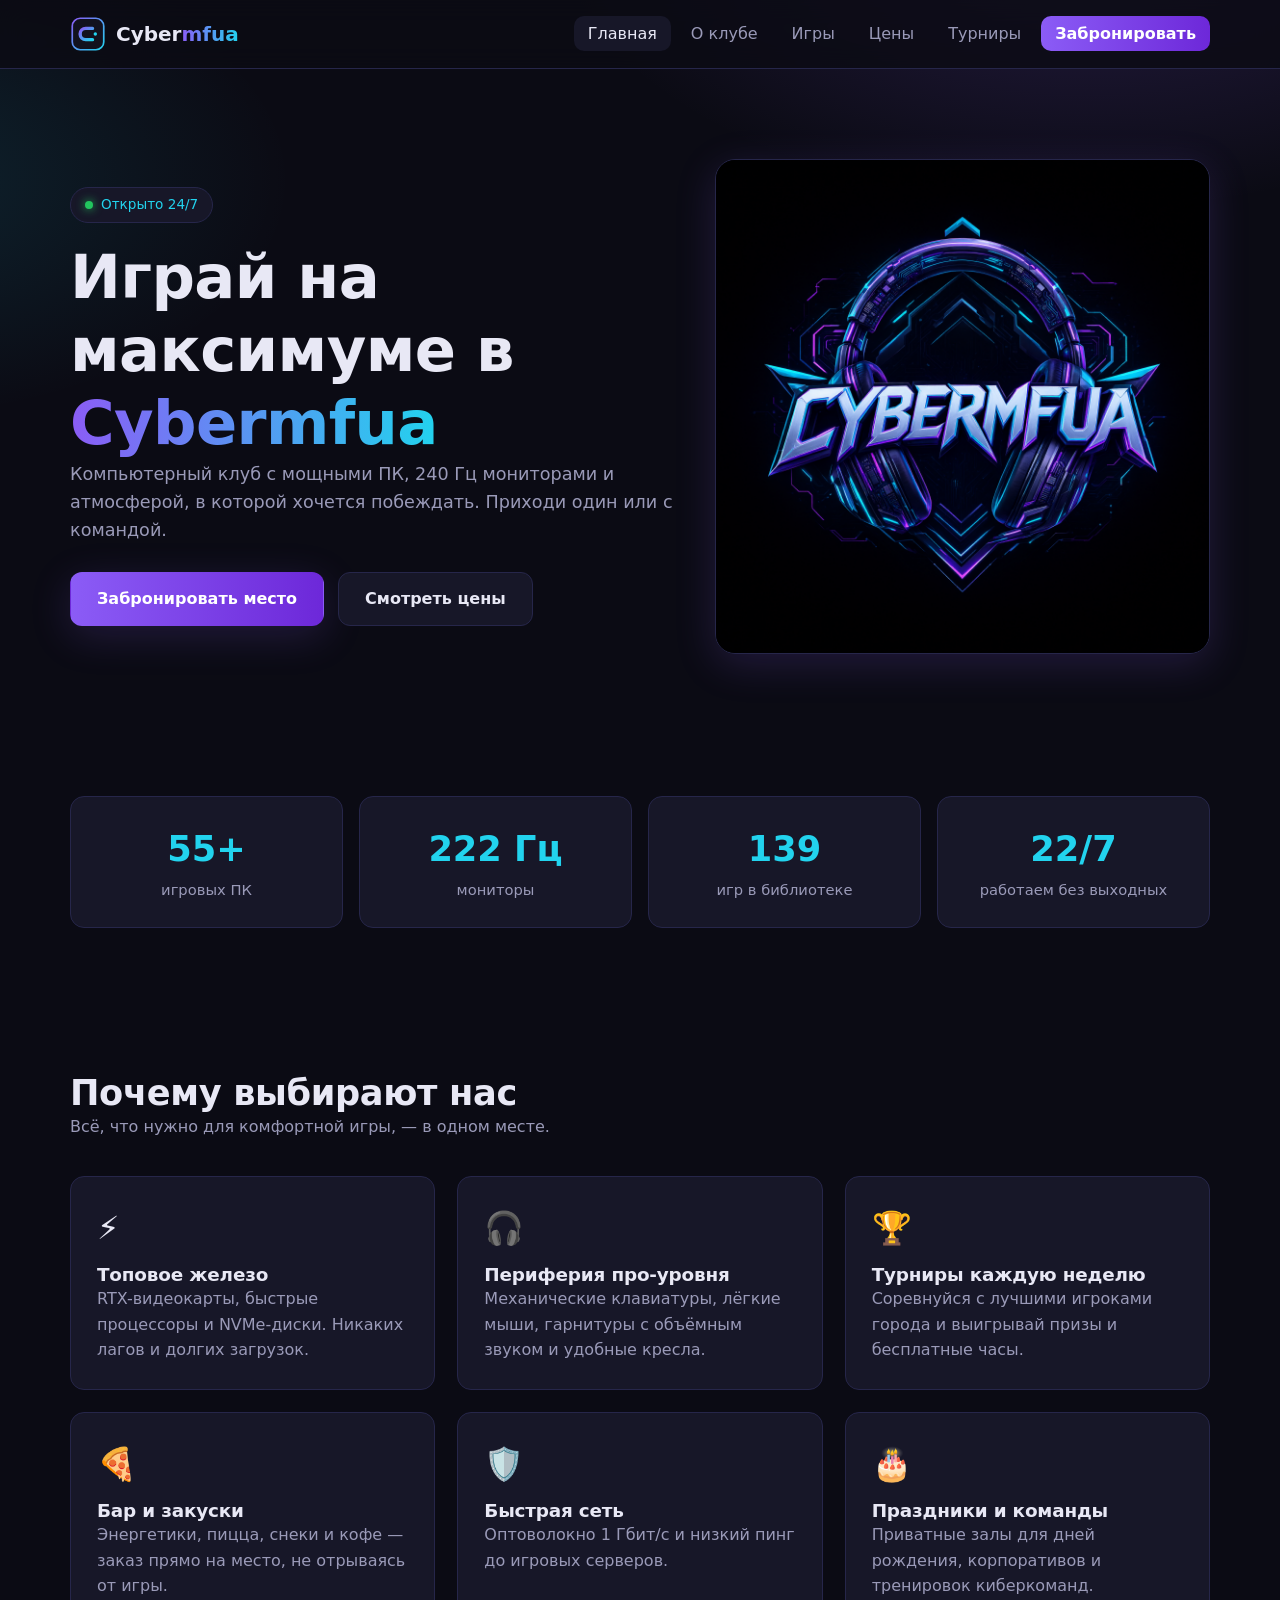
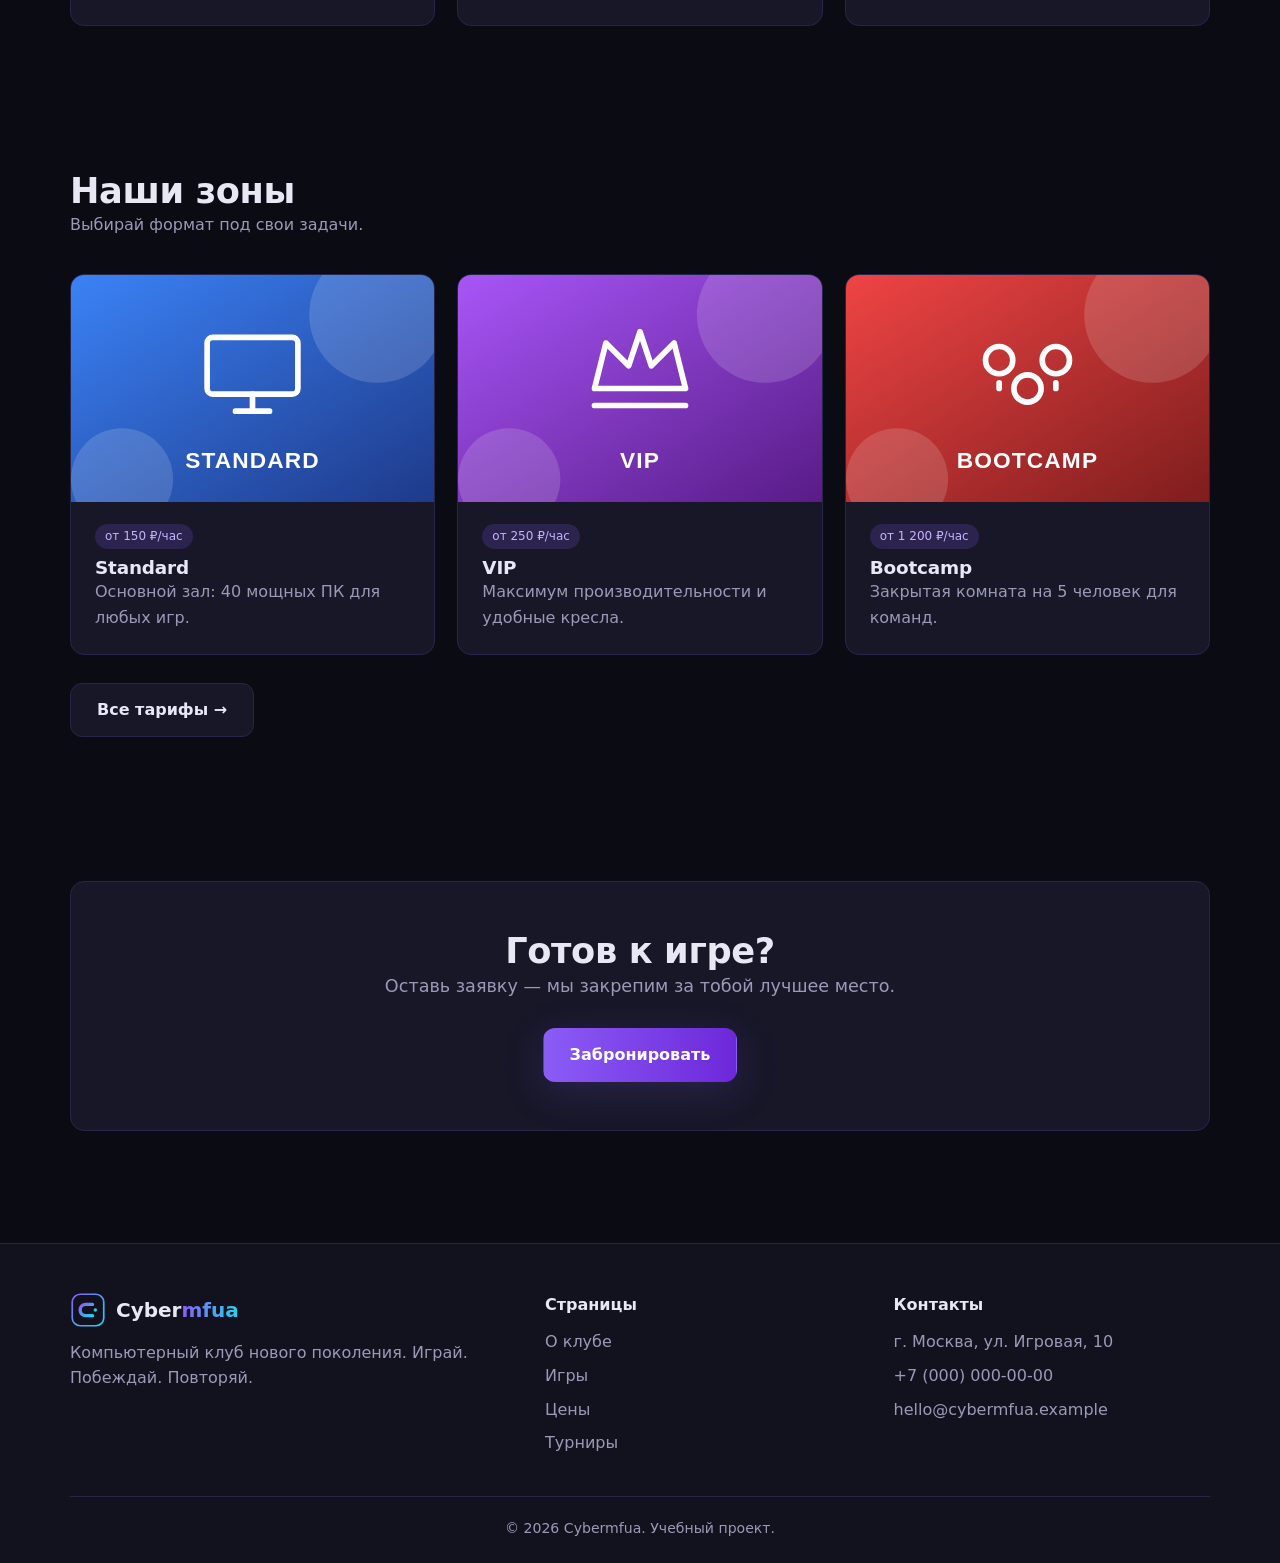
<file: index.html>
<!DOCTYPE html>
<html lang="ru">
<head>
  <meta charset="UTF-8">
  <meta name="viewport" content="width=device-width, initial-scale=1">
  <title>Cybermfua — компьютерный клуб нового поколения</title>
  <meta name="description" content="Cybermfua — игровой компьютерный клуб: мощные ПК, турниры, VIP-зоны и круглосуточный режим работы.">
  <link rel="icon" href="images/favicon.svg" type="image/svg+xml">
  <link rel="stylesheet" href="css/reset.css">
  <link rel="stylesheet" href="css/style.css">
  <link rel="stylesheet" href="css/responsive.css">
</head>
<body>
  <a class="skip-link" href="#content">К содержимому</a>
  <header class="site-header">
    <div class="container header-inner">
      <a href="index.html" class="logo"><img src="images/logo.svg" alt="" width="36" height="36"><span>Cyber<span class="grad">mfua</span></span></a>
      <button class="burger" aria-label="Меню" aria-expanded="false" aria-controls="nav"><span></span></button>
      <nav class="nav" id="nav" aria-label="Главное меню">
        <ul class="nav-list">
          <li><a href="index.html" aria-current="page">Главная</a></li>
          <li><a href="about.html">О клубе</a></li>
          <li><a href="games.html">Игры</a></li>
          <li><a href="prices.html">Цены</a></li>
          <li><a href="events.html">Турниры</a></li>
          <li><a href="contact.html" class="nav-cta">Забронировать</a></li>
        </ul>
      </nav>
    </div>
  </header>

  <main id="content">
    <section class="hero">
      <div class="container hero-grid">
        <div>
          <span class="badge">Открыто 24/7</span>
          <h1>Играй на максимуме в <span class="grad">Cybermfua</span></h1>
          <p class="lead">Компьютерный клуб с мощными ПК, 240 Гц мониторами и атмосферой, в которой хочется побеждать. Приходи один или с командой.</p>
          <div class="btn-row">
            <a href="contact.html" class="btn btn-primary">Забронировать место</a>
            <a href="prices.html" class="btn btn-ghost">Смотреть цены</a>
          </div>
        </div>
        <img src="images/zones/hero.png" alt="Игровая зона клуба Cybermfua" width="640" height="480">
      </div>
    </section>

    <section>
      <div class="container stats reveal">
        <div class="stat"><b data-count="60" data-suffix="+">0</b><span>игровых ПК</span></div>
        <div class="stat"><b data-count="240" data-suffix=" Гц">0</b><span>мониторы</span></div>
        <div class="stat"><b data-count="150">0</b><span>игр в библиотеке</span></div>
        <div class="stat"><b data-count="24" data-suffix="/7">0</b><span>работаем без выходных</span></div>
      </div>
    </section>

    <section>
      <div class="container">
        <div class="section-head reveal">
          <h2>Почему выбирают нас</h2>
          <p>Всё, что нужно для комфортной игры, — в одном месте.</p>
        </div>
        <div class="grid grid-3">
          <article class="card reveal"><div class="ico">⚡</div><h3>Топовое железо</h3><p>RTX-видеокарты, быстрые процессоры и NVMe-диски. Никаких лагов и долгих загрузок.</p></article>
          <article class="card reveal"><div class="ico">🎧</div><h3>Периферия про-уровня</h3><p>Механические клавиатуры, лёгкие мыши, гарнитуры с объёмным звуком и удобные кресла.</p></article>
          <article class="card reveal"><div class="ico">🏆</div><h3>Турниры каждую неделю</h3><p>Соревнуйся с лучшими игроками города и выигрывай призы и бесплатные часы.</p></article>
          <article class="card reveal"><div class="ico">🍕</div><h3>Бар и закуски</h3><p>Энергетики, пицца, снеки и кофе — заказ прямо на место, не отрываясь от игры.</p></article>
          <article class="card reveal"><div class="ico">🛡️</div><h3>Быстрая сеть</h3><p>Оптоволокно 1 Гбит/с и низкий пинг до игровых серверов.</p></article>
          <article class="card reveal"><div class="ico">🎂</div><h3>Праздники и команды</h3><p>Приватные залы для дней рождения, корпоративов и тренировок киберкоманд.</p></article>
        </div>
      </div>
    </section>

    <section>
      <div class="container">
        <div class="section-head reveal">
          <h2>Наши зоны</h2>
          <p>Выбирай формат под свои задачи.</p>
        </div>
        <div class="grid grid-3">
          <article class="card card-img reveal"><img src="images/zones/standard.svg" alt="Зона Standard" loading="lazy"><div class="card-body"><span class="tag">от 150 ₽/час</span><h3>Standard</h3><p>Основной зал: 40 мощных ПК для любых игр.</p></div></article>
          <article class="card card-img reveal"><img src="images/zones/vip.svg" alt="Зона VIP" loading="lazy"><div class="card-body"><span class="tag">от 250 ₽/час</span><h3>VIP</h3><p>Максимум производительности и удобные кресла.</p></div></article>
          <article class="card card-img reveal"><img src="images/zones/bootcamp.svg" alt="Зона Bootcamp" loading="lazy"><div class="card-body"><span class="tag">от 1 200 ₽/час</span><h3>Bootcamp</h3><p>Закрытая комната на 5 человек для команд.</p></div></article>
        </div>
        <div class="btn-row"><a href="prices.html" class="btn btn-ghost">Все тарифы →</a></div>
      </div>
    </section>

    <section>
      <div class="container card reveal" style="text-align:center;padding:48px 24px;">
        <h2>Готов к игре?</h2>
        <p class="lead" style="margin-inline:auto;">Оставь заявку — мы закрепим за тобой лучшее место.</p>
        <div class="btn-row" style="justify-content:center;"><a href="contact.html" class="btn btn-primary">Забронировать</a></div>
      </div>
    </section>
  </main>

  <footer class="site-footer">
    <div class="container">
      <div class="footer-grid">
        <div>
          <a href="index.html" class="logo"><img src="images/logo.svg" alt="" width="36" height="36"><span>Cyber<span class="grad">mfua</span></span></a>
          <p style="color:var(--muted);margin-top:12px;">Компьютерный клуб нового поколения. Играй. Побеждай. Повторяй.</p>
        </div>
        <div>
          <h4>Страницы</h4>
          <ul>
            <li><a href="about.html">О клубе</a></li>
            <li><a href="games.html">Игры</a></li>
            <li><a href="prices.html">Цены</a></li>
            <li><a href="events.html">Турниры</a></li>
          </ul>
        </div>
        <div>
          <h4>Контакты</h4>
          <ul>
            <li>г. Москва, ул. Игровая, 10</li>
            <li><a href="tel:+70000000000">+7 (000) 000-00-00</a></li>
            <li><a href="mailto:hello@cybermfua.example">hello@cybermfua.example</a></li>
          </ul>
        </div>
      </div>
      <p class="copy">© <span data-year>2026</span> Cybermfua. Учебный проект.</p>
    </div>
  </footer>

  <script src="js/menu.js"></script>
  <script src="js/main.js"></script>
</body>
</html>
</file>
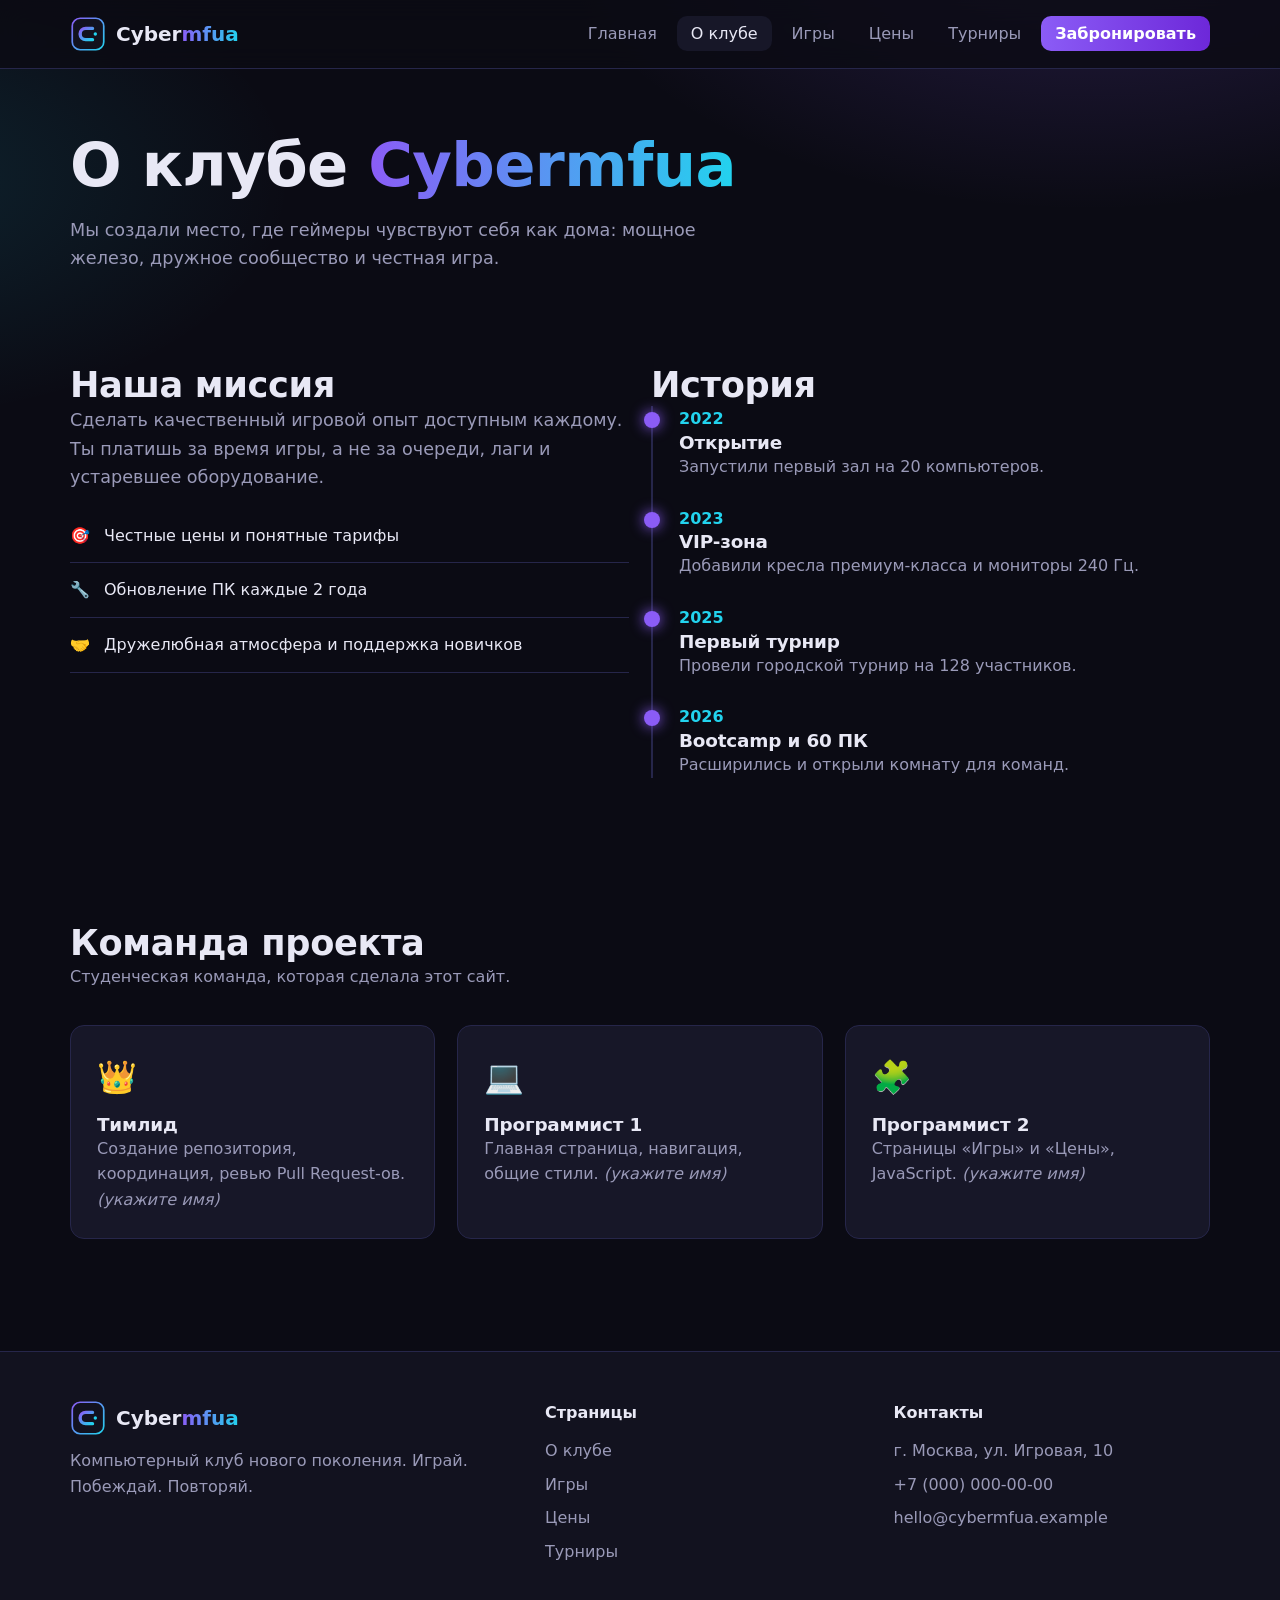
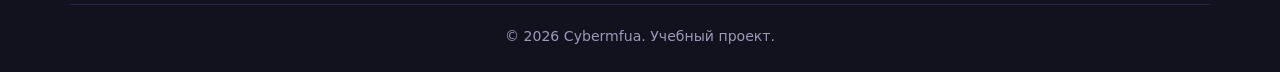
<file: about.html>
<!DOCTYPE html>
<html lang="ru">
<head>
  <meta charset="UTF-8">
  <meta name="viewport" content="width=device-width, initial-scale=1">
  <title>О клубе — Cybermfua</title>
  <meta name="description" content="История, ценности и команда компьютерного клуба Cybermfua.">
  <link rel="icon" href="images/favicon.svg" type="image/svg+xml">
  <link rel="stylesheet" href="css/reset.css">
  <link rel="stylesheet" href="css/style.css">
  <link rel="stylesheet" href="css/responsive.css">
</head>
<body>
  <a class="skip-link" href="#content">К содержимому</a>
  <header class="site-header">
    <div class="container header-inner">
      <a href="index.html" class="logo"><img src="images/logo.svg" alt="" width="36" height="36"><span>Cyber<span class="grad">mfua</span></span></a>
      <button class="burger" aria-label="Меню" aria-expanded="false" aria-controls="nav"><span></span></button>
      <nav class="nav" id="nav" aria-label="Главное меню">
        <ul class="nav-list">
          <li><a href="index.html">Главная</a></li>
          <li><a href="about.html" aria-current="page">О клубе</a></li>
          <li><a href="games.html">Игры</a></li>
          <li><a href="prices.html">Цены</a></li>
          <li><a href="events.html">Турниры</a></li>
          <li><a href="contact.html" class="nav-cta">Забронировать</a></li>
        </ul>
      </nav>
    </div>
  </header>

  <main id="content">
    <section class="page-hero">
      <div class="container">
        <h1>О клубе <span class="grad">Cybermfua</span></h1>
        <p class="lead" style="margin-top:14px;">Мы создали место, где геймеры чувствуют себя как дома: мощное железо, дружное сообщество и честная игра.</p>
      </div>
    </section>

    <section>
      <div class="container grid grid-2">
        <div class="reveal">
          <h2>Наша миссия</h2>
          <p class="lead">Сделать качественный игровой опыт доступным каждому. Ты платишь за время игры, а не за очереди, лаги и устаревшее оборудование.</p>
          <ul class="info-list" style="margin-top:18px;">
            <li><span>🎯</span><div>Честные цены и понятные тарифы</div></li>
            <li><span>🔧</span><div>Обновление ПК каждые 2 года</div></li>
            <li><span>🤝</span><div>Дружелюбная атмосфера и поддержка новичков</div></li>
          </ul>
        </div>
        <div class="reveal">
          <h2>История</h2>
          <ol class="timeline">
            <li><time>2022</time><h3>Открытие</h3><p style="color:var(--muted)">Запустили первый зал на 20 компьютеров.</p></li>
            <li><time>2023</time><h3>VIP-зона</h3><p style="color:var(--muted)">Добавили кресла премиум-класса и мониторы 240 Гц.</p></li>
            <li><time>2025</time><h3>Первый турнир</h3><p style="color:var(--muted)">Провели городской турнир на 128 участников.</p></li>
            <li><time>2026</time><h3>Bootcamp и 60 ПК</h3><p style="color:var(--muted)">Расширились и открыли комнату для команд.</p></li>
          </ol>
        </div>
      </div>
    </section>

    <section>
      <div class="container">
        <div class="section-head reveal"><h2>Команда проекта</h2><p>Студенческая команда, которая сделала этот сайт.</p></div>
        <div class="grid grid-3">
          <article class="card reveal"><div class="ico">👑</div><h3>Тимлид</h3><p>Создание репозитория, координация, ревью Pull Request-ов. <em>(укажите имя)</em></p></article>
          <article class="card reveal"><div class="ico">💻</div><h3>Программист 1</h3><p>Главная страница, навигация, общие стили. <em>(укажите имя)</em></p></article>
          <article class="card reveal"><div class="ico">🧩</div><h3>Программист 2</h3><p>Страницы «Игры» и «Цены», JavaScript. <em>(укажите имя)</em></p></article>
        </div>
      </div>
    </section>
  </main>

  <footer class="site-footer">
    <div class="container">
      <div class="footer-grid">
        <div>
          <a href="index.html" class="logo"><img src="images/logo.svg" alt="" width="36" height="36"><span>Cyber<span class="grad">mfua</span></span></a>
          <p style="color:var(--muted);margin-top:12px;">Компьютерный клуб нового поколения. Играй. Побеждай. Повторяй.</p>
        </div>
        <div>
          <h4>Страницы</h4>
          <ul>
            <li><a href="about.html">О клубе</a></li>
            <li><a href="games.html">Игры</a></li>
            <li><a href="prices.html">Цены</a></li>
            <li><a href="events.html">Турниры</a></li>
          </ul>
        </div>
        <div>
          <h4>Контакты</h4>
          <ul>
            <li>г. Москва, ул. Игровая, 10</li>
            <li><a href="tel:+70000000000">+7 (000) 000-00-00</a></li>
            <li><a href="mailto:hello@cybermfua.example">hello@cybermfua.example</a></li>
          </ul>
        </div>
      </div>
      <p class="copy">© <span data-year>2026</span> Cybermfua. Учебный проект.</p>
    </div>
  </footer>

  <script src="js/menu.js"></script>
  <script src="js/main.js"></script>
</body>
</html>
</file>
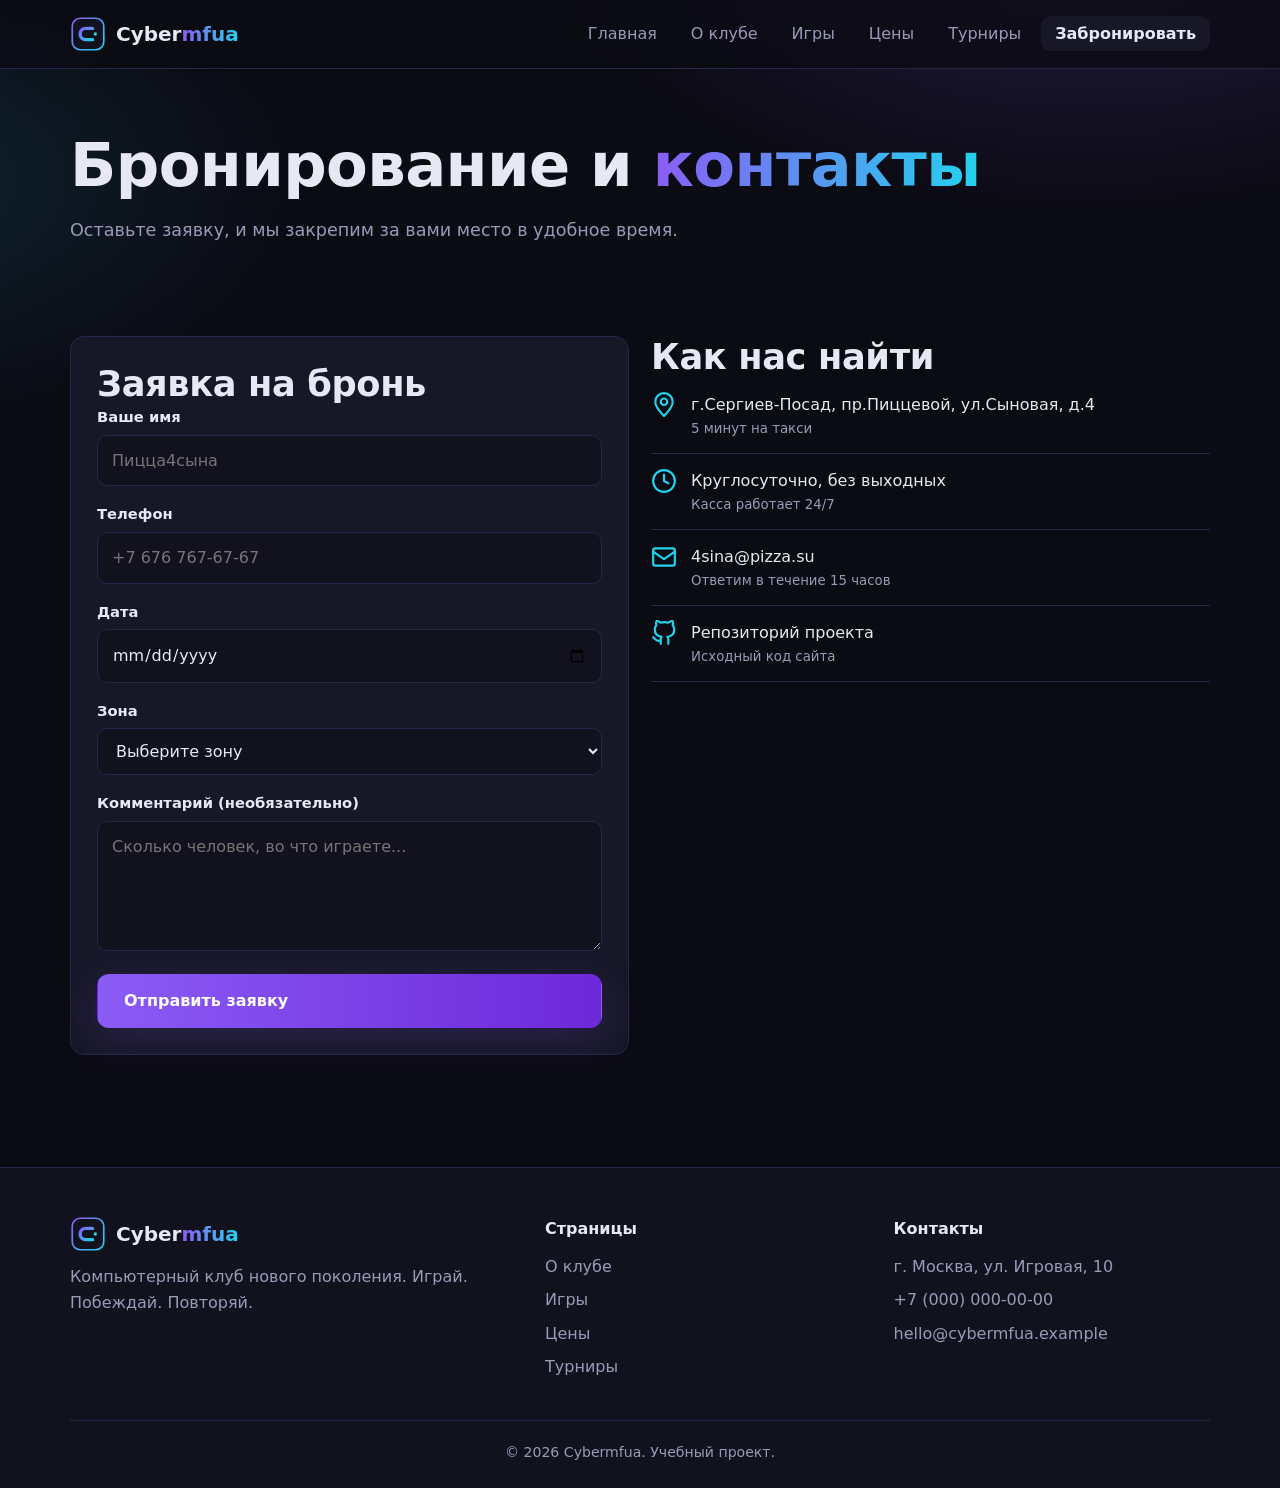
<file: contact.html>
<!DOCTYPE html>
<html lang="ru">
<head>
  <meta charset="UTF-8">
  <meta name="viewport" content="width=device-width, initial-scale=1">
  <title>Контакты и бронирование — Cybermfua</title>
  <meta name="description" content="Забронируйте место в компьютерном клубе Cybermfua. Адрес, телефон и время работы.">
  <link rel="icon" href="images/favicon.svg" type="image/svg+xml">
  <link rel="stylesheet" href="css/reset.css">
  <link rel="stylesheet" href="css/style.css">
  <link rel="stylesheet" href="css/responsive.css">
</head>
<body>
  <a class="skip-link" href="#content">К содержимому</a>
  <header class="site-header">
    <div class="container header-inner">
      <a href="index.html" class="logo"><img src="images/logo.svg" alt="" width="36" height="36"><span>Cyber<span class="grad">mfua</span></span></a>
      <button class="burger" aria-label="Меню" aria-expanded="false" aria-controls="nav"><span></span></button>
      <nav class="nav" id="nav" aria-label="Главное меню">
        <ul class="nav-list">
          <li><a href="index.html">Главная</a></li>
          <li><a href="about.html">О клубе</a></li>
          <li><a href="games.html">Игры</a></li>
          <li><a href="prices.html">Цены</a></li>
          <li><a href="events.html">Турниры</a></li>
          <li><a href="contact.html" class="nav-cta" aria-current="page">Забронировать</a></li>
        </ul>
      </nav>
    </div>
  </header>

  <main id="content">
    <section class="page-hero">
      <div class="container">
        <h1>Бронирование и <span class="grad">контакты</span></h1>
        <p class="lead" style="margin-top:14px;">Оставьте заявку, и мы закрепим за вами место в удобное время.</p>
      </div>
    </section>

    <section>
      <div class="container grid grid-2">
        <div class="card reveal">
          <h2>Заявка на бронь</h2>
          <form class="form" id="booking-form" novalidate>
            <div class="field">
              <label for="name">Ваше имя</label>
              <input type="text" id="name" name="name" autocomplete="name" placeholder="Пицца4сына">
              <span class="error"></span>
            </div>
            <div class="field">
              <label for="phone">Телефон</label>
              <input type="tel" id="phone" name="phone" autocomplete="tel" placeholder="+7 676 767-67-67">
              <span class="error"></span>
            </div>
            <div class="field">
              <label for="date">Дата</label>
              <input type="date" id="date" name="date">
              <span class="error"></span>
            </div>
            <div class="field">
              <label for="zone">Зона</label>
              <select id="zone" name="zone">
                <option value="">Выберите зону</option>
                <option value="standard">Standard</option>
                <option value="vip">VIP</option>
                <option value="bootcamp">Bootcamp</option>
              </select>
              <span class="error"></span>
            </div>
            <div class="field">
              <label for="message">Комментарий (необязательно)</label>
              <textarea id="message" name="message" placeholder="Сколько человек, во что играете..."></textarea>
              <span class="error"></span>
            </div>
            <button type="submit" class="btn btn-primary">Отправить заявку</button>
            <div class="form-status" id="form-status" role="status"></div>
          </form>
        </div>

        <div class="reveal">
          <h2>Как нас найти</h2>
          <ul class="info-list">
            <li><img src="images/icons/location.svg" alt=""><div>г.Сергиев-Посад, пр.Пиццевой, ул.Сыновая, д.4<small>5 минут на такси</small></div></li>
            <li><img src="images/icons/clock.svg" alt=""><div>Круглосуточно, без выходных<small>Касса работает 24/7</small></div></li>
            <li><img src="images/icons/email.svg" alt=""><div><a href="mailto:hello@cybermfua.example">4sina@pizza.su</a><small>Ответим в течение 15 часов</small></div></li>
            <li><img src="images/icons/github.svg" alt=""><div><a href="https://github.com/SiReXu/Cybermfua" target="_blank" rel="noopener">Репозиторий проекта</a><small>Исходный код сайта</small></div></li>
          </ul>
        </div>
      </div>
    </section>
  </main>

  <footer class="site-footer">
    <div class="container">
      <div class="footer-grid">
        <div>
          <a href="index.html" class="logo"><img src="images/logo.svg" alt="" width="36" height="36"><span>Cyber<span class="grad">mfua</span></span></a>
          <p style="color:var(--muted);margin-top:12px;">Компьютерный клуб нового поколения. Играй. Побеждай. Повторяй.</p>
        </div>
        <div>
          <h4>Страницы</h4>
          <ul>
            <li><a href="about.html">О клубе</a></li>
            <li><a href="games.html">Игры</a></li>
            <li><a href="prices.html">Цены</a></li>
            <li><a href="events.html">Турниры</a></li>
          </ul>
        </div>
        <div>
          <h4>Контакты</h4>
          <ul>
            <li>г. Москва, ул. Игровая, 10</li>
            <li><a href="tel:+70000000000">+7 (000) 000-00-00</a></li>
            <li><a href="mailto:hello@cybermfua.example">hello@cybermfua.example</a></li>
          </ul>
        </div>
      </div>
      <p class="copy">© <span data-year>2026</span> Cybermfua. Учебный проект.</p>
    </div>
  </footer>

  <script src="js/menu.js"></script>
  <script src="js/main.js"></script>
  <script src="js/form-validation.js"></script>
</body>
</html>
</file>
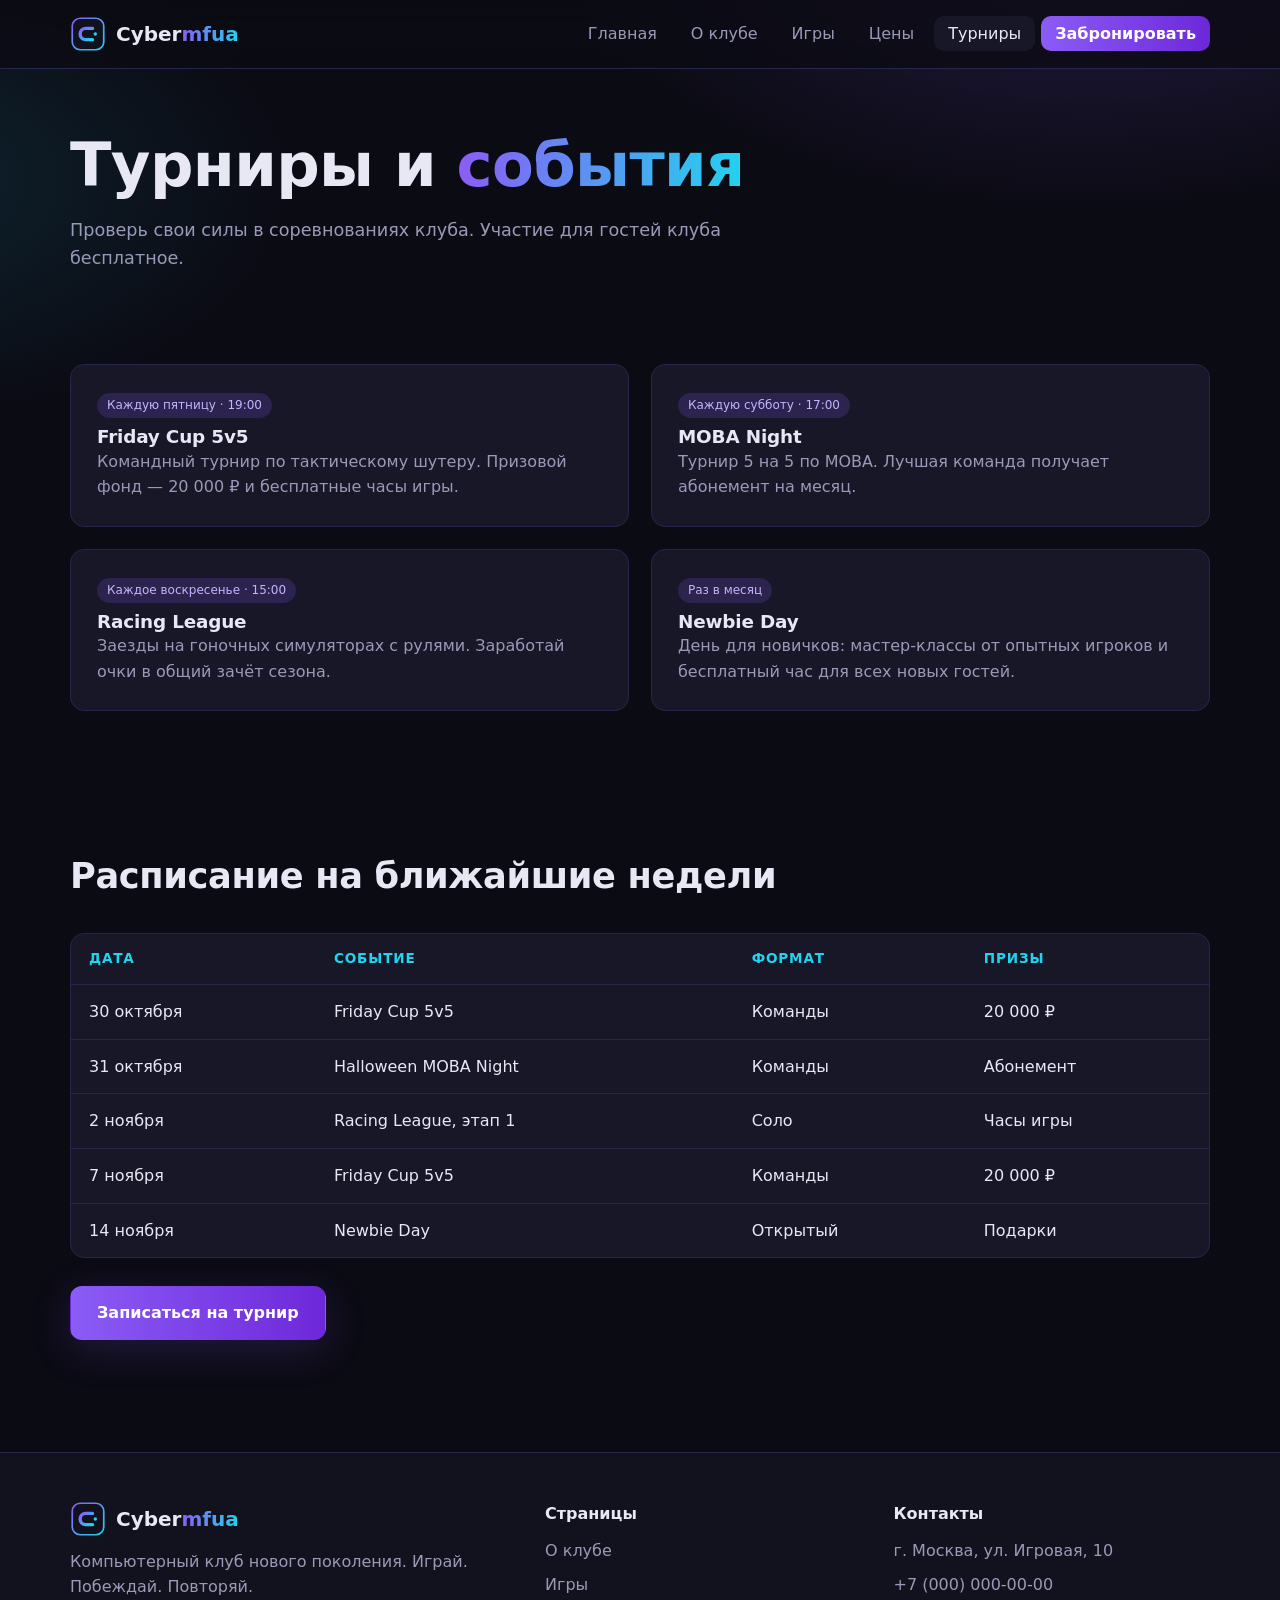
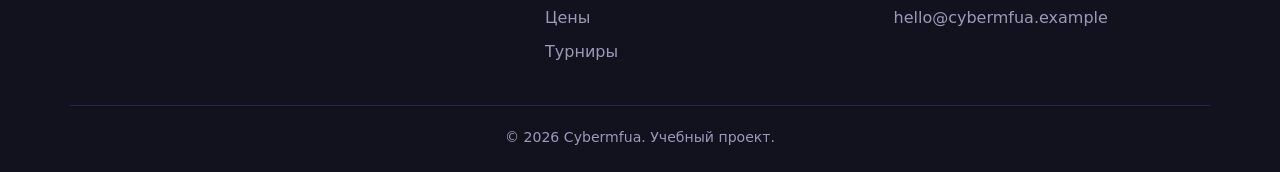
<file: events.html>
<!DOCTYPE html>
<html lang="ru">
<head>
  <meta charset="UTF-8">
  <meta name="viewport" content="width=device-width, initial-scale=1">
  <title>Турниры — Cybermfua</title>
  <meta name="description" content="Расписание турниров и мероприятий клуба Cybermfua.">
  <link rel="icon" href="images/favicon.svg" type="image/svg+xml">
  <link rel="stylesheet" href="css/reset.css">
  <link rel="stylesheet" href="css/style.css">
  <link rel="stylesheet" href="css/responsive.css">
</head>
<body>
  <a class="skip-link" href="#content">К содержимому</a>
  <header class="site-header">
    <div class="container header-inner">
      <a href="index.html" class="logo"><img src="images/logo.svg" alt="" width="36" height="36"><span>Cyber<span class="grad">mfua</span></span></a>
      <button class="burger" aria-label="Меню" aria-expanded="false" aria-controls="nav"><span></span></button>
      <nav class="nav" id="nav" aria-label="Главное меню">
        <ul class="nav-list">
          <li><a href="index.html">Главная</a></li>
          <li><a href="about.html">О клубе</a></li>
          <li><a href="games.html">Игры</a></li>
          <li><a href="prices.html">Цены</a></li>
          <li><a href="events.html" aria-current="page">Турниры</a></li>
          <li><a href="contact.html" class="nav-cta">Забронировать</a></li>
        </ul>
      </nav>
    </div>
  </header>

  <main id="content">
    <section class="page-hero">
      <div class="container">
        <h1>Турниры и <span class="grad">события</span></h1>
        <p class="lead" style="margin-top:14px;">Проверь свои силы в соревнованиях клуба. Участие для гостей клуба бесплатное.</p>
      </div>
    </section>

    <section>
      <div class="container grid grid-2">
        <article class="card reveal"><span class="tag">Каждую пятницу · 19:00</span><h3>Friday Cup 5v5</h3><p>Командный турнир по тактическому шутеру. Призовой фонд — 20 000 ₽ и бесплатные часы игры.</p></article>
        <article class="card reveal"><span class="tag">Каждую субботу · 17:00</span><h3>MOBA Night</h3><p>Турнир 5 на 5 по MOBA. Лучшая команда получает абонемент на месяц.</p></article>
        <article class="card reveal"><span class="tag">Каждое воскресенье · 15:00</span><h3>Racing League</h3><p>Заезды на гоночных симуляторах с рулями. Заработай очки в общий зачёт сезона.</p></article>
        <article class="card reveal"><span class="tag">Раз в месяц</span><h3>Newbie Day</h3><p>День для новичков: мастер-классы от опытных игроков и бесплатный час для всех новых гостей.</p></article>
      </div>
    </section>

    <section>
      <div class="container">
        <div class="section-head reveal"><h2>Расписание на ближайшие недели</h2></div>
        <div class="table-wrap reveal">
          <table>
            <thead><tr><th>Дата</th><th>Событие</th><th>Формат</th><th>Призы</th></tr></thead>
            <tbody>
              <tr><td>30 октября</td><td>Friday Cup 5v5</td><td>Команды</td><td>20 000 ₽</td></tr>
              <tr><td>31 октября</td><td>Halloween MOBA Night</td><td>Команды</td><td>Абонемент</td></tr>
              <tr><td>2 ноября</td><td>Racing League, этап 1</td><td>Соло</td><td>Часы игры</td></tr>
              <tr><td>7 ноября</td><td>Friday Cup 5v5</td><td>Команды</td><td>20 000 ₽</td></tr>
              <tr><td>14 ноября</td><td>Newbie Day</td><td>Открытый</td><td>Подарки</td></tr>
            </tbody>
          </table>
        </div>
        <div class="btn-row"><a href="contact.html" class="btn btn-primary">Записаться на турнир</a></div>
      </div>
    </section>
  </main>

  <footer class="site-footer">
    <div class="container">
      <div class="footer-grid">
        <div>
          <a href="index.html" class="logo"><img src="images/logo.svg" alt="" width="36" height="36"><span>Cyber<span class="grad">mfua</span></span></a>
          <p style="color:var(--muted);margin-top:12px;">Компьютерный клуб нового поколения. Играй. Побеждай. Повторяй.</p>
        </div>
        <div>
          <h4>Страницы</h4>
          <ul>
            <li><a href="about.html">О клубе</a></li>
            <li><a href="games.html">Игры</a></li>
            <li><a href="prices.html">Цены</a></li>
            <li><a href="events.html">Турниры</a></li>
          </ul>
        </div>
        <div>
          <h4>Контакты</h4>
          <ul>
            <li>г. Москва, ул. Игровая, 10</li>
            <li><a href="tel:+70000000000">+7 (000) 000-00-00</a></li>
            <li><a href="mailto:hello@cybermfua.example">hello@cybermfua.example</a></li>
          </ul>
        </div>
      </div>
      <p class="copy">© <span data-year>2026</span> Cybermfua. Учебный проект.</p>
    </div>
  </footer>

  <script src="js/menu.js"></script>
  <script src="js/main.js"></script>
</body>
</html>
</file>
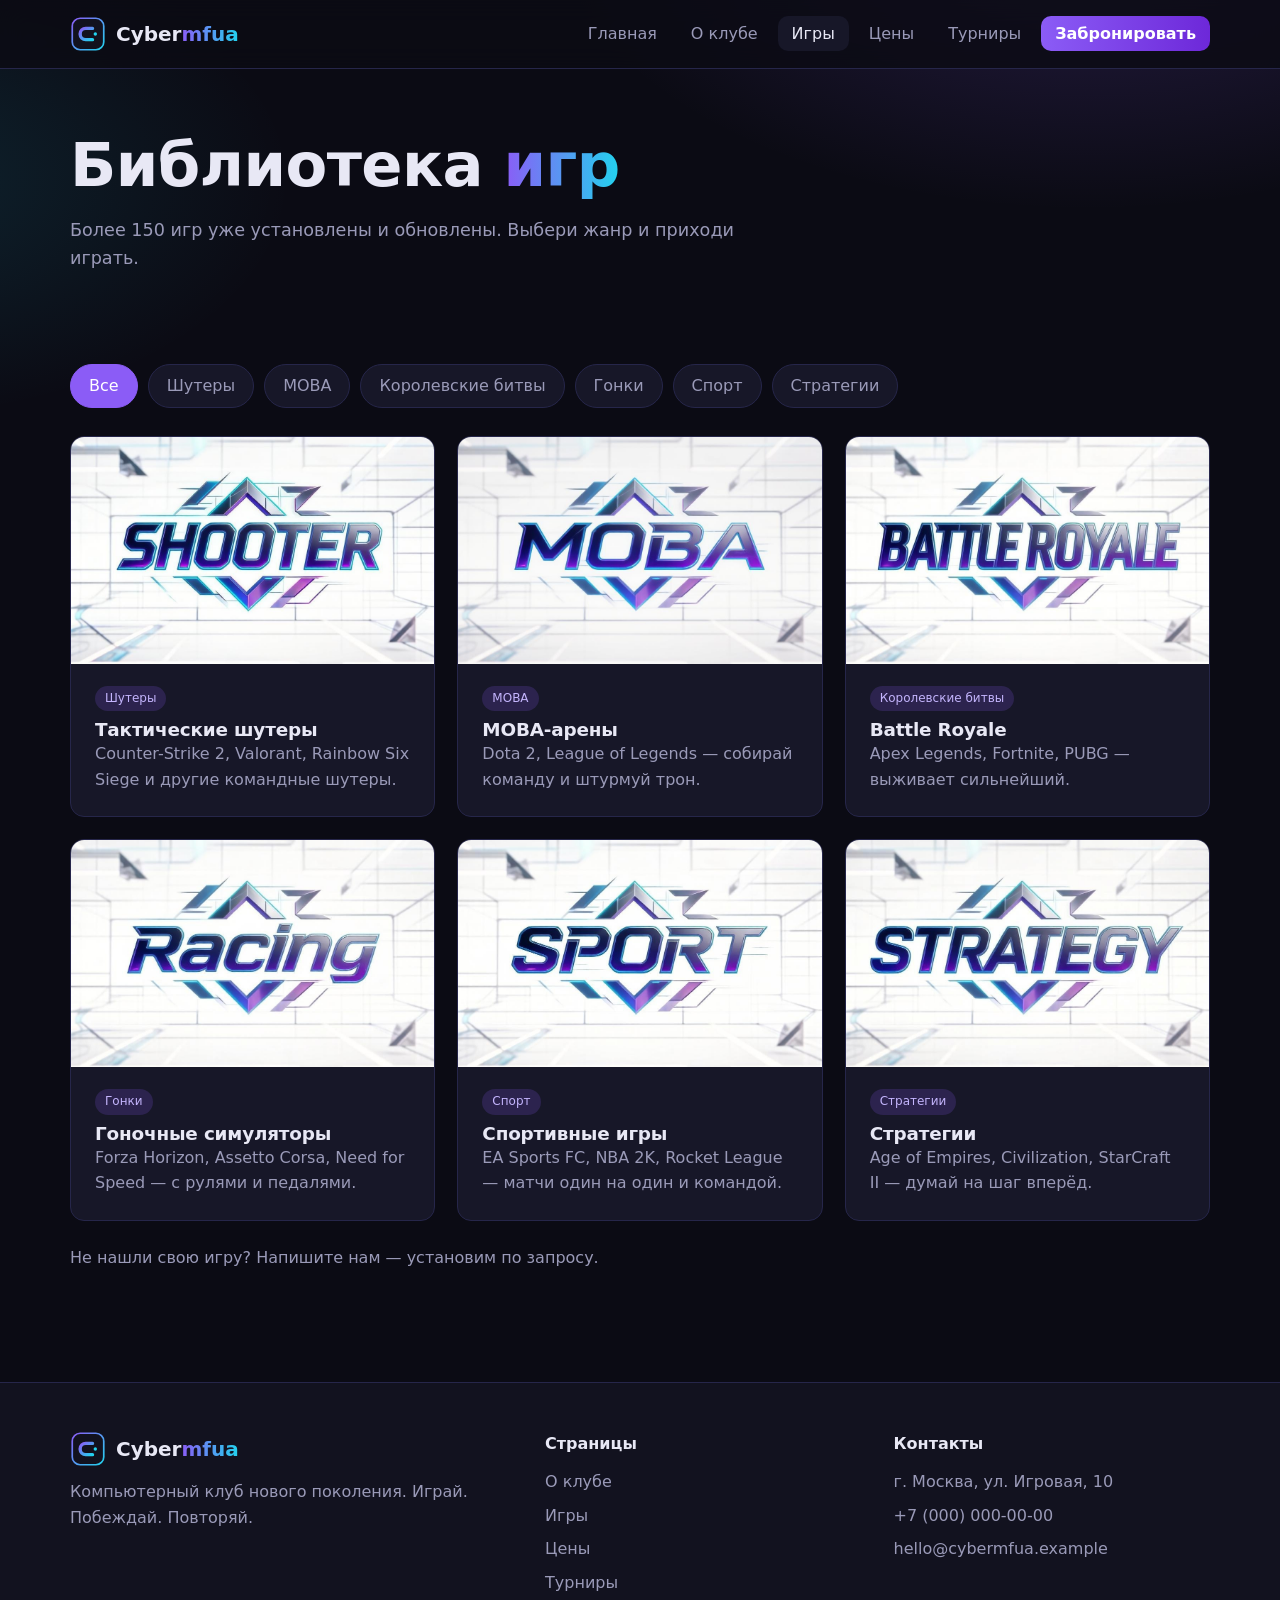
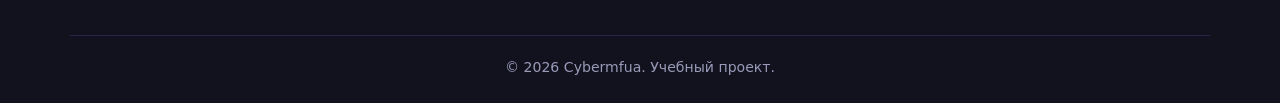
<file: games.html>
<!DOCTYPE html>
<html lang="ru">
<head>
  <meta charset="UTF-8">
  <meta name="viewport" content="width=device-width, initial-scale=1">
  <title>Игры — Cybermfua</title>
  <meta name="description" content="Библиотека игр клуба Cybermfua: шутеры, MOBA, королевские битвы, гонки, спорт и стратегии.">
  <link rel="icon" href="images/favicon.svg" type="image/svg+xml">
  <link rel="stylesheet" href="css/reset.css">
  <link rel="stylesheet" href="css/style.css">
  <link rel="stylesheet" href="css/responsive.css">
</head>
<body>
  <a class="skip-link" href="#content">К содержимому</a>
  <header class="site-header">
    <div class="container header-inner">
      <a href="index.html" class="logo"><img src="images/logo.svg" alt="" width="36" height="36"><span>Cyber<span class="grad">mfua</span></span></a>
      <button class="burger" aria-label="Меню" aria-expanded="false" aria-controls="nav"><span></span></button>
      <nav class="nav" id="nav" aria-label="Главное меню">
        <ul class="nav-list">
          <li><a href="index.html">Главная</a></li>
          <li><a href="about.html">О клубе</a></li>
          <li><a href="games.html" aria-current="page">Игры</a></li>
          <li><a href="prices.html">Цены</a></li>
          <li><a href="events.html">Турниры</a></li>
          <li><a href="contact.html" class="nav-cta">Забронировать</a></li>
        </ul>
      </nav>
    </div>
  </header>

  <main id="content">
    <section class="page-hero">
      <div class="container">
        <h1>Библиотека <span class="grad">игр</span></h1>
        <p class="lead" style="margin-top:14px;">Более 150 игр уже установлены и обновлены. Выбери жанр и приходи играть.</p>
      </div>
    </section>

    <section>
      <div class="container">
        <div class="filters" role="group" aria-label="Фильтр по жанрам">
          <button class="chip active" data-filter="all">Все</button>
          <button class="chip" data-filter="shooter">Шутеры</button>
          <button class="chip" data-filter="moba">MOBA</button>
          <button class="chip" data-filter="battle">Королевские битвы</button>
          <button class="chip" data-filter="racing">Гонки</button>
          <button class="chip" data-filter="sport">Спорт</button>
          <button class="chip" data-filter="strategy">Стратегии</button>
        </div>

        <div class="grid grid-3">
          <article class="card card-img" data-genre="shooter"><img src="images/games/shooter.jpg" alt="Жанр: шутеры" loading="lazy"><div class="card-body"><span class="tag">Шутеры</span><h3>Тактические шутеры</h3><p>Counter-Strike 2, Valorant, Rainbow Six Siege и другие командные шутеры.</p></div></article>
          <article class="card card-img" data-genre="moba"><img src="images/games/moba.jpg" alt="Жанр: MOBA" loading="lazy"><div class="card-body"><span class="tag">MOBA</span><h3>MOBA-арены</h3><p>Dota 2, League of Legends — собирай команду и штурмуй трон.</p></div></article>
          <article class="card card-img" data-genre="battle"><img src="images/games/battleroyale.jpg" alt="Жанр: королевские битвы" loading="lazy"><div class="card-body"><span class="tag">Королевские битвы</span><h3>Battle Royale</h3><p>Apex Legends, Fortnite, PUBG — выживает сильнейший.</p></div></article>
          <article class="card card-img" data-genre="racing"><img src="images/games/racing.jpg" alt="Жанр: гонки" loading="lazy"><div class="card-body"><span class="tag">Гонки</span><h3>Гоночные симуляторы</h3><p>Forza Horizon, Assetto Corsa, Need for Speed — с рулями и педалями.</p></div></article>
          <article class="card card-img" data-genre="sport"><img src="images/games/sport.jpg" alt="Жанр: спорт" loading="lazy"><div class="card-body"><span class="tag">Спорт</span><h3>Спортивные игры</h3><p>EA Sports FC, NBA 2K, Rocket League — матчи один на один и командой.</p></div></article>
          <article class="card card-img" data-genre="strategy"><img src="images/games/straregy.jpg" alt="Жанр: стратегии" loading="lazy"><div class="card-body"><span class="tag">Стратегии</span><h3>Стратегии</h3><p>Age of Empires, Civilization, StarCraft II — думай на шаг вперёд.</p></div></article>
        </div>
        <p style="color:var(--muted);margin-top:24px;">Не нашли свою игру? Напишите нам — установим по запросу.</p>
      </div>
    </section>
  </main>

  <footer class="site-footer">
    <div class="container">
      <div class="footer-grid">
        <div>
          <a href="index.html" class="logo"><img src="images/logo.svg" alt="" width="36" height="36"><span>Cyber<span class="grad">mfua</span></span></a>
          <p style="color:var(--muted);margin-top:12px;">Компьютерный клуб нового поколения. Играй. Побеждай. Повторяй.</p>
        </div>
        <div>
          <h4>Страницы</h4>
          <ul>
            <li><a href="about.html">О клубе</a></li>
            <li><a href="games.html">Игры</a></li>
            <li><a href="prices.html">Цены</a></li>
            <li><a href="events.html">Турниры</a></li>
          </ul>
        </div>
        <div>
          <h4>Контакты</h4>
          <ul>
            <li>г. Москва, ул. Игровая, 10</li>
            <li><a href="tel:+70000000000">+7 (000) 000-00-00</a></li>
            <li><a href="mailto:hello@cybermfua.example">hello@cybermfua.example</a></li>
          </ul>
        </div>
      </div>
      <p class="copy">© <span data-year>2026</span> Cybermfua. Учебный проект.</p>
    </div>
  </footer>

  <script src="js/menu.js"></script>
  <script src="js/main.js"></script>
</body>
</html>
</file>
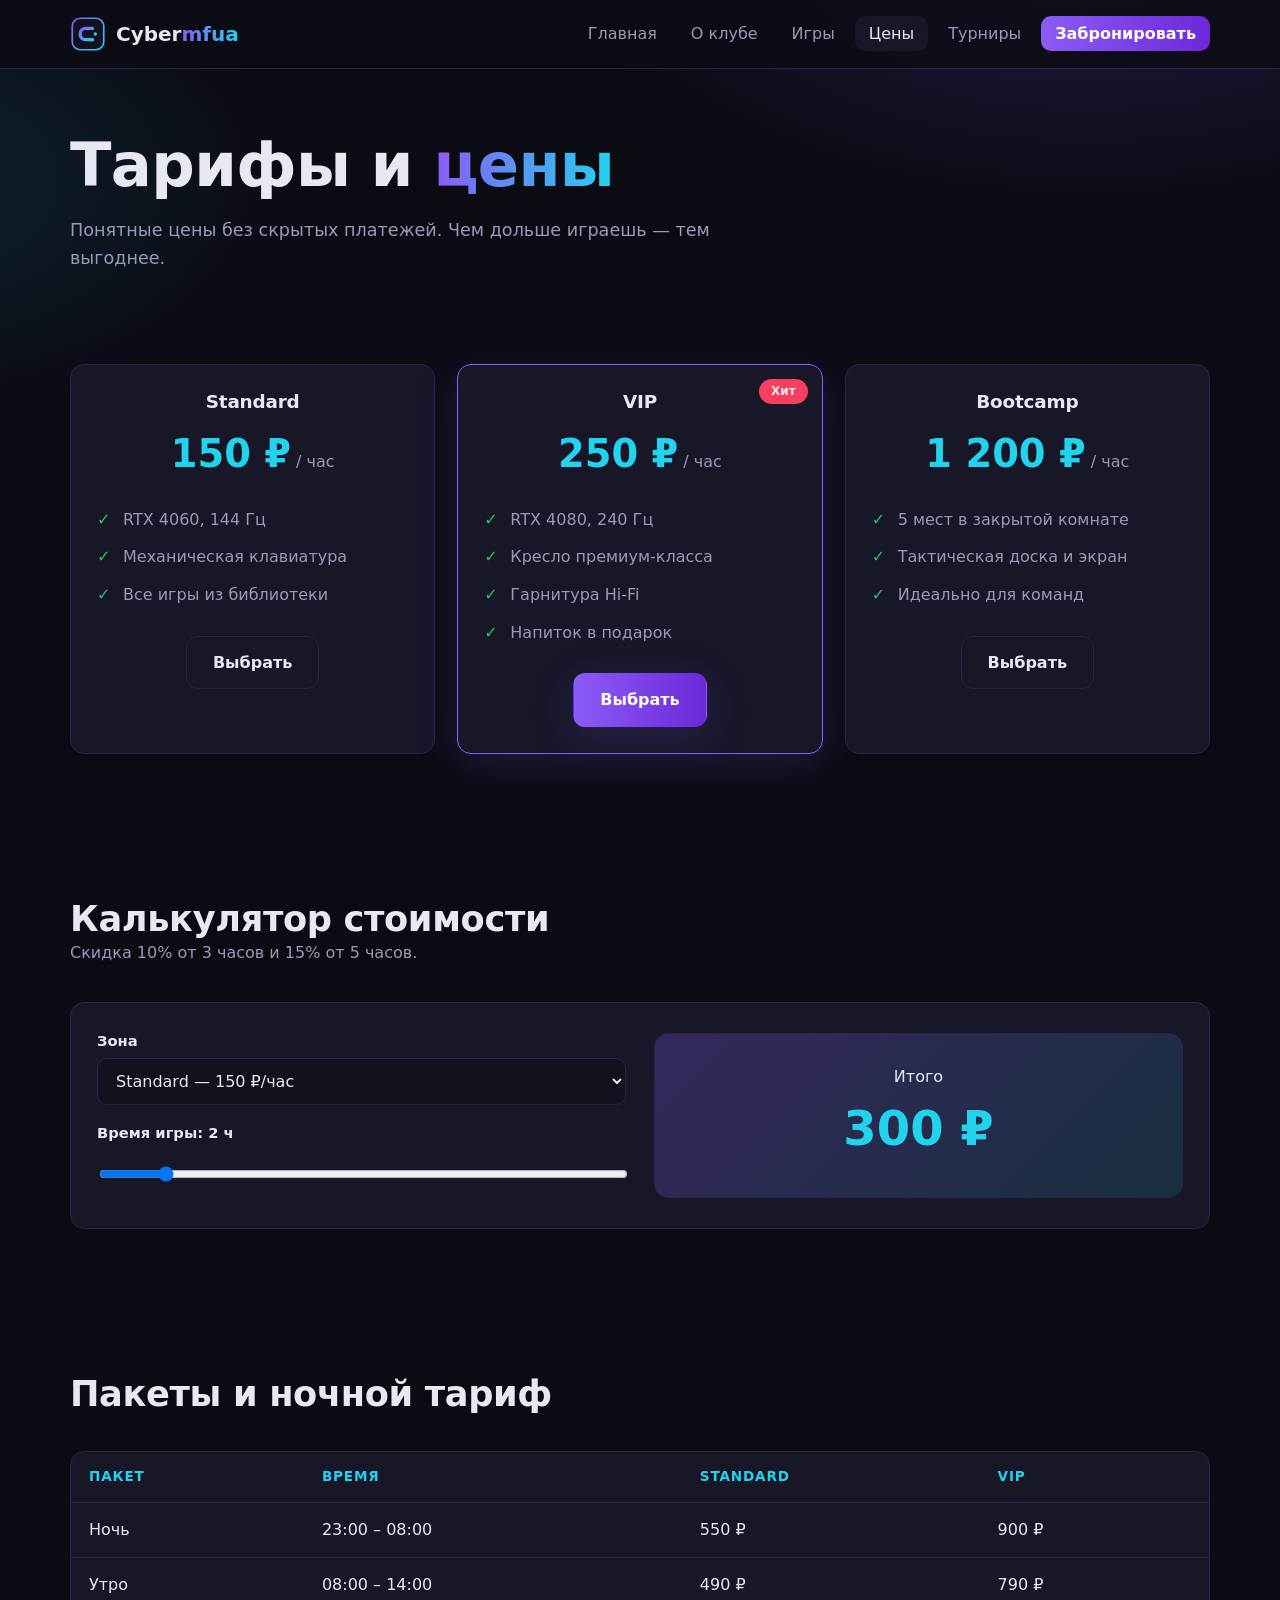
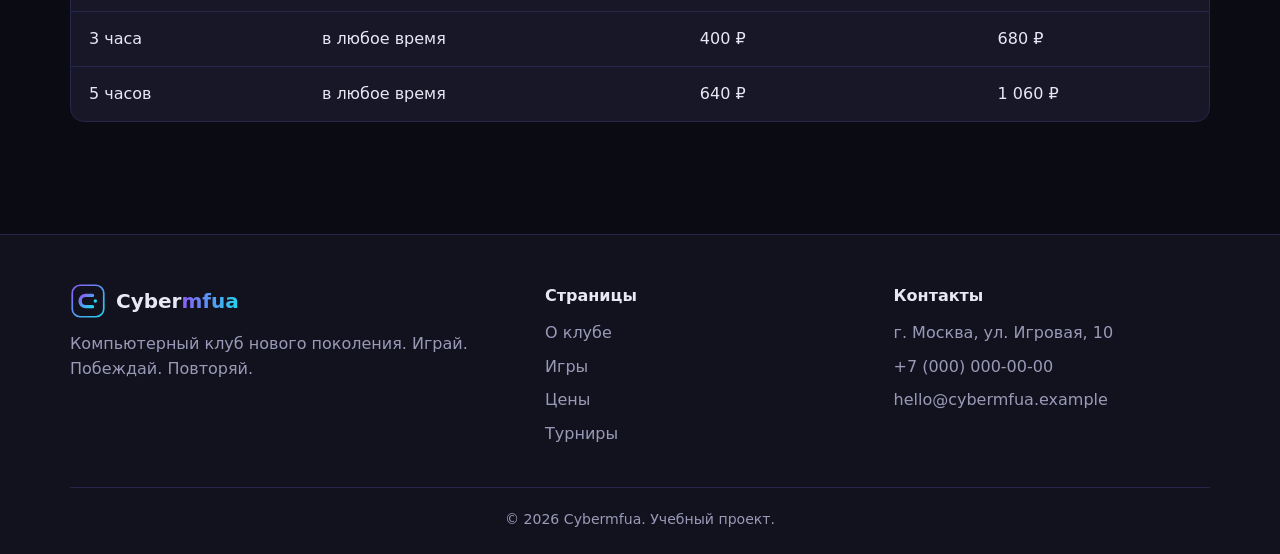
<file: prices.html>
<!DOCTYPE html>
<html lang="ru">
<head>
  <meta charset="UTF-8">
  <meta name="viewport" content="width=device-width, initial-scale=1">
  <title>Цены — Cybermfua</title>
  <meta name="description" content="Тарифы компьютерного клуба Cybermfua: Standard, VIP и Bootcamp. Калькулятор стоимости.">
  <link rel="icon" href="images/favicon.svg" type="image/svg+xml">
  <link rel="stylesheet" href="css/reset.css">
  <link rel="stylesheet" href="css/style.css">
  <link rel="stylesheet" href="css/responsive.css">
</head>
<body>
  <a class="skip-link" href="#content">К содержимому</a>
  <header class="site-header">
    <div class="container header-inner">
      <a href="index.html" class="logo"><img src="images/logo.svg" alt="" width="36" height="36"><span>Cyber<span class="grad">mfua</span></span></a>
      <button class="burger" aria-label="Меню" aria-expanded="false" aria-controls="nav"><span></span></button>
      <nav class="nav" id="nav" aria-label="Главное меню">
        <ul class="nav-list">
          <li><a href="index.html">Главная</a></li>
          <li><a href="about.html">О клубе</a></li>
          <li><a href="games.html">Игры</a></li>
          <li><a href="prices.html" aria-current="page">Цены</a></li>
          <li><a href="events.html">Турниры</a></li>
          <li><a href="contact.html" class="nav-cta">Забронировать</a></li>
        </ul>
      </nav>
    </div>
  </header>

  <main id="content">
    <section class="page-hero">
      <div class="container">
        <h1>Тарифы и <span class="grad">цены</span></h1>
        <p class="lead" style="margin-top:14px;">Понятные цены без скрытых платежей. Чем дольше играешь — тем выгоднее.</p>
      </div>
    </section>

    <section>
      <div class="container grid grid-3">
        <article class="card price-card reveal">
          <h3>Standard</h3>
          <div class="price">150 ₽<small> / час</small></div>
          <ul><li>RTX 4060, 144 Гц</li><li>Механическая клавиатура</li><li>Все игры из библиотеки</li></ul>
          <a href="contact.html" class="btn btn-ghost">Выбрать</a>
        </article>
        <article class="card price-card featured reveal">
          <h3>VIP</h3>
          <div class="price">250 ₽<small> / час</small></div>
          <ul><li>RTX 4080, 240 Гц</li><li>Кресло премиум-класса</li><li>Гарнитура Hi-Fi</li><li>Напиток в подарок</li></ul>
          <a href="contact.html" class="btn btn-primary">Выбрать</a>
        </article>
        <article class="card price-card reveal">
          <h3>Bootcamp</h3>
          <div class="price">1 200 ₽<small> / час</small></div>
          <ul><li>5 мест в закрытой комнате</li><li>Тактическая доска и экран</li><li>Идеально для команд</li></ul>
          <a href="contact.html" class="btn btn-ghost">Выбрать</a>
        </article>
      </div>
    </section>

    <section>
      <div class="container">
        <div class="section-head reveal"><h2>Калькулятор стоимости</h2><p>Скидка 10% от 3 часов и 15% от 5 часов.</p></div>
        <div class="calc card reveal">
          <div class="form">
            <div class="field">
              <label for="calc-zone">Зона</label>
              <select id="calc-zone">
                <option value="150">Standard — 150 ₽/час</option>
                <option value="250">VIP — 250 ₽/час</option>
                <option value="1200">Bootcamp — 1 200 ₽/час</option>
              </select>
            </div>
            <div class="field">
              <label for="calc-hours">Время игры: <b id="calc-hours-out">2</b> ч</label>
              <input type="range" id="calc-hours" min="1" max="12" value="2">
            </div>
          </div>
          <div class="calc-result">
            <span>Итого</span>
            <b id="calc-total">300 ₽</b>
            <small id="calc-note" style="color:var(--muted)"></small>
          </div>
        </div>
      </div>
    </section>

    <section>
      <div class="container">
        <div class="section-head reveal"><h2>Пакеты и ночной тариф</h2></div>
        <div class="table-wrap reveal">
          <table>
            <thead><tr><th>Пакет</th><th>Время</th><th>Standard</th><th>VIP</th></tr></thead>
            <tbody>
              <tr><td>Ночь</td><td>23:00 – 08:00</td><td>550 ₽</td><td>900 ₽</td></tr>
              <tr><td>Утро</td><td>08:00 – 14:00</td><td>490 ₽</td><td>790 ₽</td></tr>
              <tr><td>3 часа</td><td>в любое время</td><td>400 ₽</td><td>680 ₽</td></tr>
              <tr><td>5 часов</td><td>в любое время</td><td>640 ₽</td><td>1 060 ₽</td></tr>
            </tbody>
          </table>
        </div>
      </div>
    </section>
  </main>

  <footer class="site-footer">
    <div class="container">
      <div class="footer-grid">
        <div>
          <a href="index.html" class="logo"><img src="images/logo.svg" alt="" width="36" height="36"><span>Cyber<span class="grad">mfua</span></span></a>
          <p style="color:var(--muted);margin-top:12px;">Компьютерный клуб нового поколения. Играй. Побеждай. Повторяй.</p>
        </div>
        <div>
          <h4>Страницы</h4>
          <ul>
            <li><a href="about.html">О клубе</a></li>
            <li><a href="games.html">Игры</a></li>
            <li><a href="prices.html">Цены</a></li>
            <li><a href="events.html">Турниры</a></li>
          </ul>
        </div>
        <div>
          <h4>Контакты</h4>
          <ul>
            <li>г. Москва, ул. Игровая, 10</li>
            <li><a href="tel:+70000000000">+7 (000) 000-00-00</a></li>
            <li><a href="mailto:hello@cybermfua.example">hello@cybermfua.example</a></li>
          </ul>
        </div>
      </div>
      <p class="copy">© <span data-year>2026</span> Cybermfua. Учебный проект.</p>
    </div>
  </footer>

  <script src="js/menu.js"></script>
  <script src="js/main.js"></script>
</body>
</html>
</file>
<file: css/style.css>
/* Cybermfua — основные стили */
:root {
  --bg: #0b0b14;
  --bg-2: #12121f;
  --card: #171728;
  --line: #26264a;
  --text: #e8e8f5;
  --muted: #9a9ab8;
  --primary: #8b5cf6;
  --accent: #22d3ee;
  --hot: #f43f5e;
  --ok: #22c55e;
  --radius: 14px;
  --shadow: 0 10px 40px rgba(139, 92, 246, .18);
  --font: "Segoe UI", system-ui, -apple-system, Roboto, Arial, sans-serif;
}

body {
  font-family: var(--font);
  background:
    radial-gradient(900px 500px at 85% -10%, rgba(139, 92, 246, .22), transparent 60%),
    radial-gradient(700px 400px at -10% 20%, rgba(34, 211, 238, .12), transparent 60%),
    var(--bg);
  background-attachment: fixed;
  color: var(--text);
  line-height: 1.6;
  min-height: 100vh;
  display: flex;
  flex-direction: column;
}
main { flex: 1; }
.container { width: min(1140px, 92%); margin-inline: auto; }
section { padding: 72px 0; }
h1, h2, h3 { line-height: 1.2; letter-spacing: -.01em; }
h1 { font-size: clamp(2.2rem, 5vw, 3.8rem); font-weight: 800; }
h2 { font-size: clamp(1.6rem, 3vw, 2.2rem); margin-bottom: 12px; }
h3 { font-size: 1.15rem; margin-bottom: 8px; }
.lead { color: var(--muted); font-size: 1.1rem; max-width: 62ch; }
.section-head { margin-bottom: 36px; }
.section-head p { color: var(--muted); }
.grad {
  background: linear-gradient(90deg, var(--primary), var(--accent));
  -webkit-background-clip: text; background-clip: text; color: transparent;
}
.skip-link { position: absolute; left: -999px; top: 8px; background: var(--primary); padding: 8px 14px; border-radius: 8px; z-index: 100; }
.skip-link:focus { left: 8px; }
:focus-visible { outline: 2px solid var(--accent); outline-offset: 3px; }

/* Шапка */
.site-header {
  position: sticky; top: 0; z-index: 50;
  background: rgba(11, 11, 20, .82);
  backdrop-filter: blur(12px);
  border-bottom: 1px solid var(--line);
}
.header-inner { display: flex; align-items: center; justify-content: space-between; height: 68px; gap: 16px; }
.logo { display: flex; align-items: center; gap: 10px; font-weight: 800; font-size: 1.25rem; }
.logo img { width: 36px; height: 36px; }
.nav-list { display: flex; gap: 6px; align-items: center; }
.nav-list a { padding: 8px 14px; border-radius: 10px; color: var(--muted); transition: .2s; }
.nav-list a:hover, .nav-list a[aria-current="page"] { color: var(--text); background: var(--card); }
.nav-list .nav-cta { background: linear-gradient(90deg, var(--primary), #6d28d9); color: #fff; font-weight: 600; }
.nav-list .nav-cta:hover { filter: brightness(1.15); background: linear-gradient(90deg, var(--primary), #6d28d9); }
.burger { display: none; width: 42px; height: 42px; border-radius: 10px; border: 1px solid var(--line); position: relative; }
.burger span, .burger span::before, .burger span::after {
  content: ""; position: absolute; left: 10px; right: 10px; height: 2px; background: var(--text); transition: .25s;
}
.burger span { top: 20px; }
.burger span::before { left: 0; right: 0; top: -7px; }
.burger span::after { left: 0; right: 0; top: 7px; }
.burger[aria-expanded="true"] span { background: transparent; }
.burger[aria-expanded="true"] span::before { top: 0; transform: rotate(45deg); }
.burger[aria-expanded="true"] span::after { top: 0; transform: rotate(-45deg); }

/* Кнопки */
.btn {
  display: inline-flex; align-items: center; gap: 8px;
  padding: 13px 26px; border-radius: 12px; font-weight: 700; border: 1px solid transparent;
  transition: transform .2s, box-shadow .2s, background .2s;
}
.btn:hover { transform: translateY(-2px); }
.btn-primary { background: linear-gradient(90deg, var(--primary), #6d28d9); color: #fff; box-shadow: var(--shadow); }
.btn-ghost { border-color: var(--line); background: var(--card); }
.btn-ghost:hover { border-color: var(--accent); }
.btn-row { display: flex; gap: 14px; flex-wrap: wrap; margin-top: 28px; }

/* Hero */
.hero { padding: 90px 0 70px; }
.hero-grid { display: grid; grid-template-columns: 1.1fr .9fr; gap: 40px; align-items: center; }
.badge {
  display: inline-flex; align-items: center; gap: 8px; padding: 6px 14px;
  border: 1px solid var(--line); border-radius: 99px; background: var(--card);
  color: var(--accent); font-size: .85rem; margin-bottom: 18px;
}
.badge::before { content: ""; width: 8px; height: 8px; border-radius: 50%; background: var(--ok); box-shadow: 0 0 10px var(--ok); }
.hero img { border-radius: 20px; border: 1px solid var(--line); box-shadow: var(--shadow); width: 100%; }
.page-hero { padding: 60px 0 20px; }

/* Статистика */
.stats { display: grid; grid-template-columns: repeat(4, 1fr); gap: 16px; }
.stat { background: var(--card); border: 1px solid var(--line); border-radius: var(--radius); padding: 24px; text-align: center; }
.stat b { display: block; font-size: 2.2rem; color: var(--accent); }
.stat span { color: var(--muted); font-size: .92rem; }

/* Карточки */
.grid { display: grid; gap: 22px; }
.grid-3 { grid-template-columns: repeat(3, 1fr); }
.grid-2 { grid-template-columns: repeat(2, 1fr); }
.card {
  background: var(--card); border: 1px solid var(--line); border-radius: var(--radius);
  padding: 26px; transition: transform .25s, border-color .25s, box-shadow .25s;
}
.card:hover { transform: translateY(-4px); border-color: var(--primary); box-shadow: var(--shadow); }
.card p { color: var(--muted); }
.card .ico { font-size: 2rem; margin-bottom: 10px; }
.card-img { padding: 0; overflow: hidden; }
.card-img img { width: 100%; aspect-ratio: 16 / 10; object-fit: cover; }
.card-img .card-body { padding: 20px 24px 24px; }
.tag { display: inline-block; font-size: .75rem; padding: 3px 10px; border-radius: 99px; background: rgba(139, 92, 246, .18); color: #c4b5fd; margin-bottom: 8px; }

/* Фильтры */
.filters { display: flex; flex-wrap: wrap; gap: 10px; margin-bottom: 28px; }
.chip { padding: 8px 18px; border-radius: 99px; border: 1px solid var(--line); background: var(--card); color: var(--muted); transition: .2s; }
.chip:hover { color: var(--text); }
.chip.active { background: var(--primary); border-color: var(--primary); color: #fff; }
.is-hidden { display: none !important; }

/* Цены */
.price-card { position: relative; text-align: center; }
.price-card .price { font-size: 2.4rem; font-weight: 800; color: var(--accent); margin: 10px 0; }
.price-card .price small { font-size: 1rem; color: var(--muted); font-weight: 400; }
.price-card ul { text-align: left; margin: 16px 0 22px; }
.price-card li { padding: 6px 0 6px 26px; position: relative; color: var(--muted); }
.price-card li::before { content: "✓"; position: absolute; left: 0; color: var(--ok); font-weight: 800; }
.price-card.featured { border-color: var(--primary); box-shadow: var(--shadow); }
.price-card.featured::after {
  content: "Хит"; position: absolute; top: 14px; right: 14px; background: var(--hot);
  font-size: .75rem; font-weight: 700; padding: 3px 12px; border-radius: 99px;
}
.table-wrap { overflow-x: auto; border: 1px solid var(--line); border-radius: var(--radius); background: var(--card); }
th, td { padding: 14px 18px; text-align: left; border-bottom: 1px solid var(--line); white-space: nowrap; }
th { color: var(--accent); font-size: .85rem; text-transform: uppercase; letter-spacing: .06em; }
tr:last-child td { border-bottom: 0; }

/* Калькулятор */
.calc { display: grid; grid-template-columns: 1fr 1fr; gap: 28px; align-items: center; }
.calc-result { text-align: center; padding: 30px; border-radius: var(--radius); background: linear-gradient(135deg, rgba(139, 92, 246, .25), rgba(34, 211, 238, .12)); border: 1px solid var(--line); }
.calc-result b { display: block; font-size: 3rem; color: var(--accent); }

/* Форма */
.form { display: grid; gap: 16px; }
.field label { display: block; margin-bottom: 6px; font-weight: 600; font-size: .92rem; }
.field input, .field select, .field textarea {
  width: 100%; padding: 12px 14px; border-radius: 10px; border: 1px solid var(--line);
  background: var(--bg-2); transition: border-color .2s;
}
.field input:focus, .field select:focus, .field textarea:focus { border-color: var(--primary); outline: none; }
.field textarea { min-height: 130px; resize: vertical; }
.field.invalid input, .field.invalid select, .field.invalid textarea { border-color: var(--hot); }
.field .error { display: none; color: var(--hot); font-size: .82rem; margin-top: 4px; }
.field.invalid .error { display: block; }
.form-status { padding: 14px 18px; border-radius: 10px; background: rgba(34, 197, 94, .15); border: 1px solid var(--ok); display: none; }
.form-status.show { display: block; }
.info-list li { display: flex; gap: 14px; padding: 14px 0; border-bottom: 1px solid var(--line); }
.info-list img { width: 26px; height: 26px; flex: none; }
.info-list small { display: block; color: var(--muted); }

/* Таймлайн */
.timeline { border-left: 2px solid var(--line); padding-left: 26px; display: grid; gap: 26px; }
.timeline li { position: relative; }
.timeline li::before { content: ""; position: absolute; left: -35px; top: 6px; width: 16px; height: 16px; border-radius: 50%; background: var(--primary); box-shadow: 0 0 14px var(--primary); }
.timeline time { color: var(--accent); font-weight: 700; }

/* Футер */
.site-footer { border-top: 1px solid var(--line); background: var(--bg-2); padding: 48px 0 24px; margin-top: 40px; }
.footer-grid { display: grid; grid-template-columns: 1.4fr 1fr 1fr; gap: 32px; }
.footer-grid h4 { margin-bottom: 12px; }
.footer-grid li { margin-bottom: 8px; color: var(--muted); }
.footer-grid a:hover { color: var(--accent); }
.copy { text-align: center; color: var(--muted); font-size: .88rem; margin-top: 32px; padding-top: 20px; border-top: 1px solid var(--line); }

/* 404 */
.err-page { text-align: center; padding: 120px 0; }
.err-page .code { font-size: clamp(6rem, 20vw, 12rem); font-weight: 900; line-height: 1; }

/* Анимация появления */
.reveal { opacity: 0; transform: translateY(24px); transition: opacity .7s, transform .7s; }
.reveal.visible { opacity: 1; transform: none; }
</file>
<file: css/responsive.css>
/* Сброс стилей браузера */
*, *::before, *::after { box-sizing: border-box; }
html { -webkit-text-size-adjust: 100%; scroll-behavior: smooth; }
body, h1, h2, h3, h4, p, ul, ol, figure, blockquote, dl, dd { margin: 0; }
ul, ol { padding: 0; list-style: none; }
a { color: inherit; text-decoration: none; }
img, svg { display: block; max-width: 100%; height: auto; }
button, input, select, textarea { font: inherit; color: inherit; }
button { cursor: pointer; background: none; border: 0; }
table { border-collapse: collapse; width: 100%; }
@media (prefers-reduced-motion: reduce) {
  * { animation: none !important; transition: none !important; scroll-behavior: auto !important; }
}
</file>
